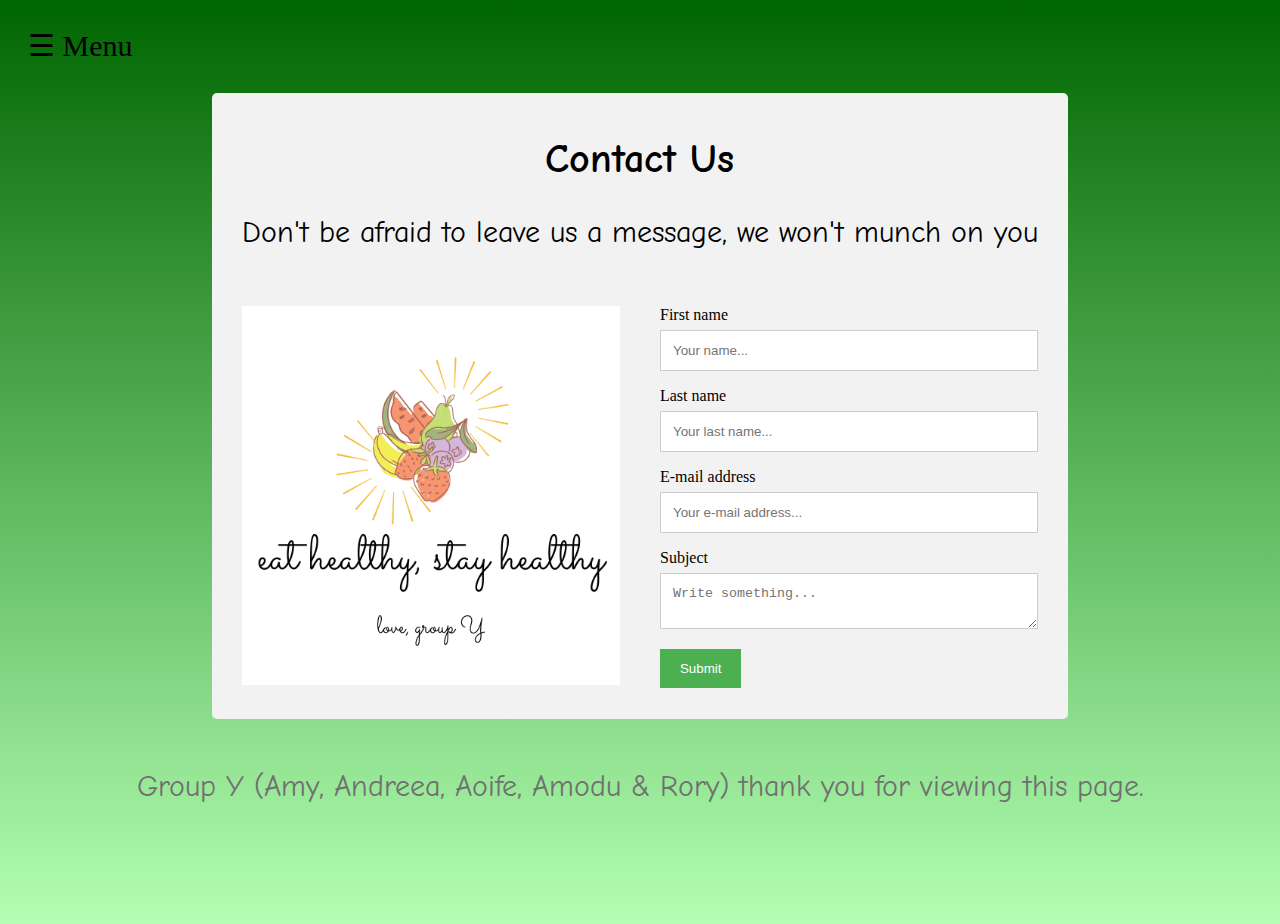
<file: contact.html>
<!DOCTYPE html>
<html>
    <head>
        <title>Healthy munch-contact</title>
        <link rel="stylesheet" type="text/css" href="style.css">
        <link href="https://fonts.googleapis.com/css?family=Comic+Neue&display=swap" rel="stylesheet">
    </head>

    <body>  
        <div id="mySidenav" class="sidenav">
            <a href="javascript:void(0)" class="closebtn" onclick="closeNav()">&times;</a>
            <a href="index.html">Home</a>
            <a href="looks.html">How our app looks</a>
            <a href="poster.html">Our poster</a>
            <a href="nutri-score.html">Nutri-score</a>
        </div>

        <div id="main">
            <span style="font-size:30px;cursor:pointer" onclick="openNav()">&#9776; Menu</span>
        <p></p>
        <div class="container">
            <div style="text-align:center">
            <h2>Contact Us</h2>
            <p>Don't be afraid to leave us a message, we won't munch on you</p>
            </div>
            <div class="row">
                <div class="column">
                    <img src="images/contact.png" style="width: 100%">
                </div>
            <div class="column">
                <form action="/action_page.php">
                    <label for="fname">First name</label>
                    <input type="text" id="fname" name="firstname" placeholder="Your name...">
                    <label for="lname">Last name</label>
                    <input type="text" id="lname" name="lastname" placeholder="Your last name...">
                    <label for="email">E-mail address</label>
                    <input type="text" id="email" name="emailaddress" placeholder="Your e-mail address...">
                    <label for="subject">Subject</label>
                    <textarea id="subject" name="subject" placeholder="Write something..."></textarea>
                    <input type="submit" value="Submit">
                </form>
            </div>
            </div>
        </div>
        <footer>
            <p>Group Y (Amy, Andreea, Aoife, Amodu & Rory) thank you for viewing this page.</p>
        </footer>
        </div>

        <script>
        function openNav() {
            document.getElementById("mySidenav").style.width = "250px";
            document.getElementById("main").style.marginLeft = "250px";
        }
  
        function closeNav() {
            document.getElementById("mySidenav").style.width = "0";
            document.getElementById("main").style.marginLeft= "0";
        }
        </script>
    </body>
</html>
</file>
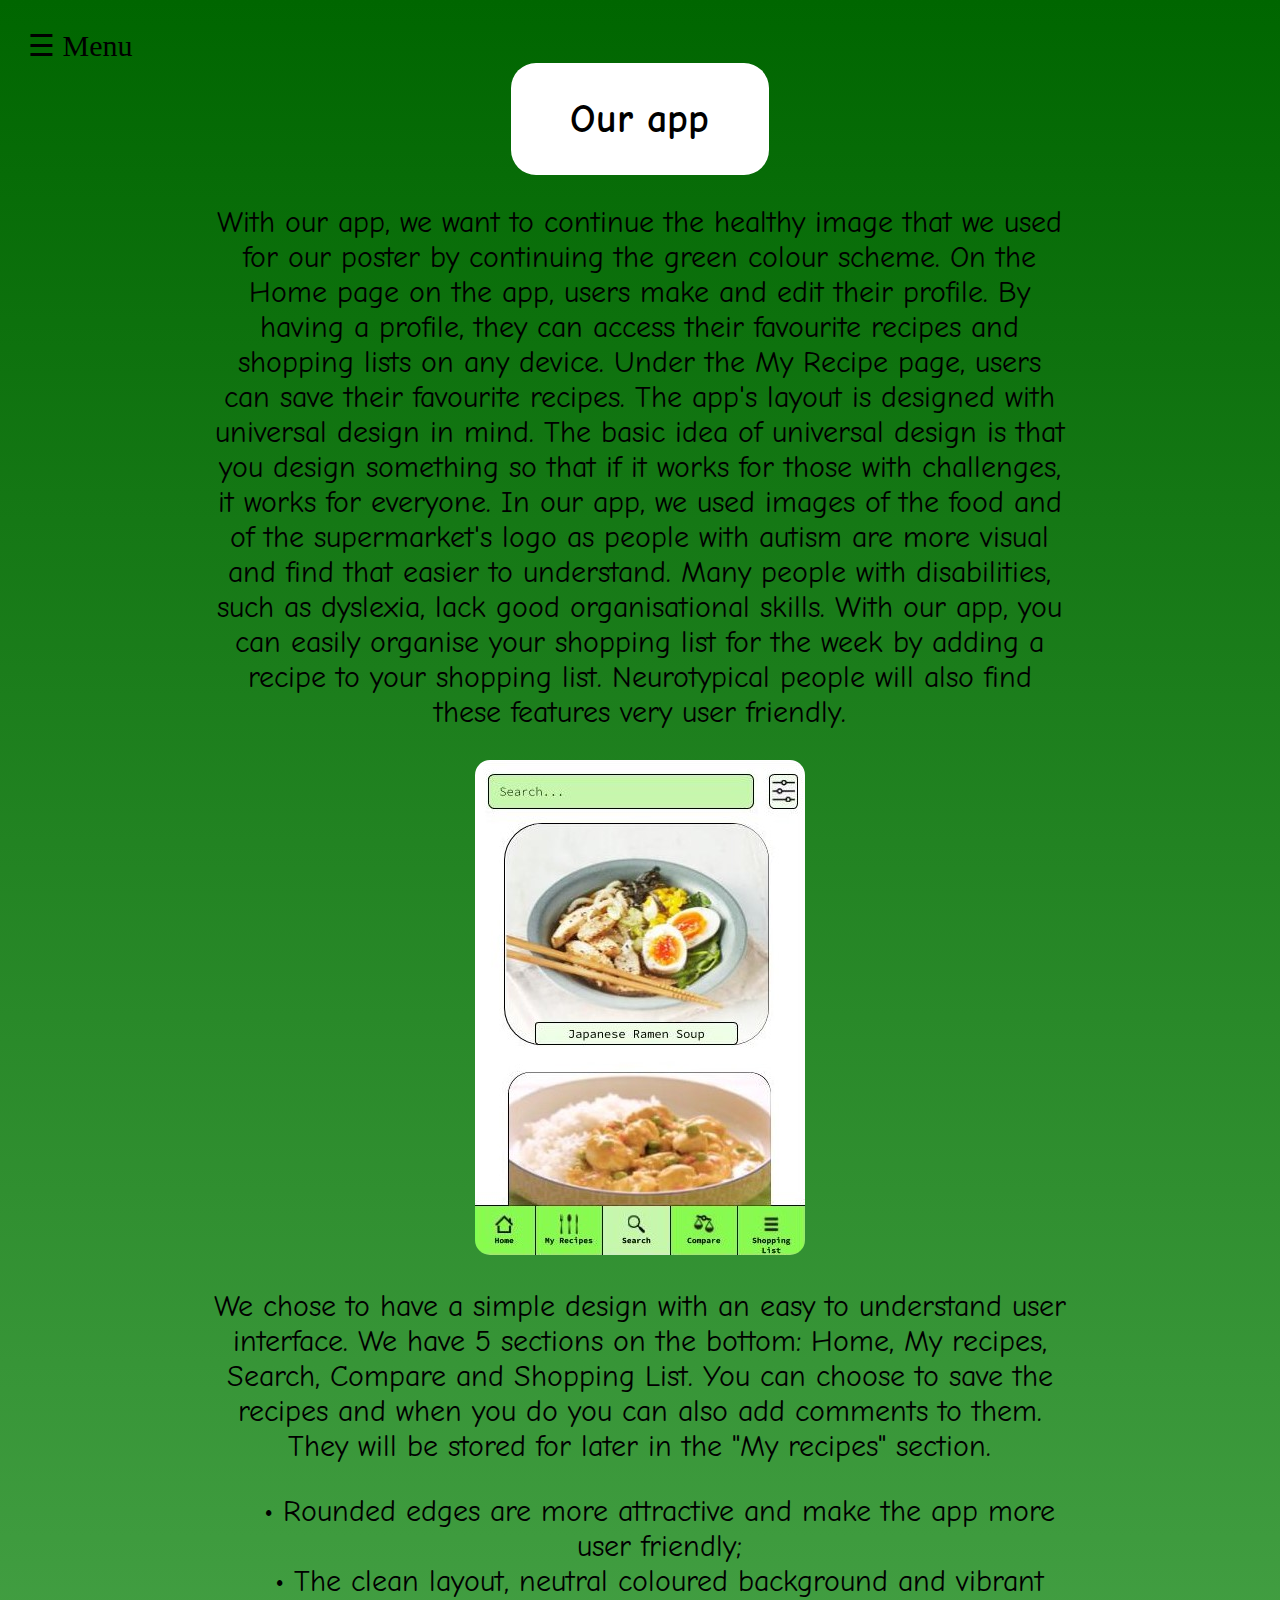
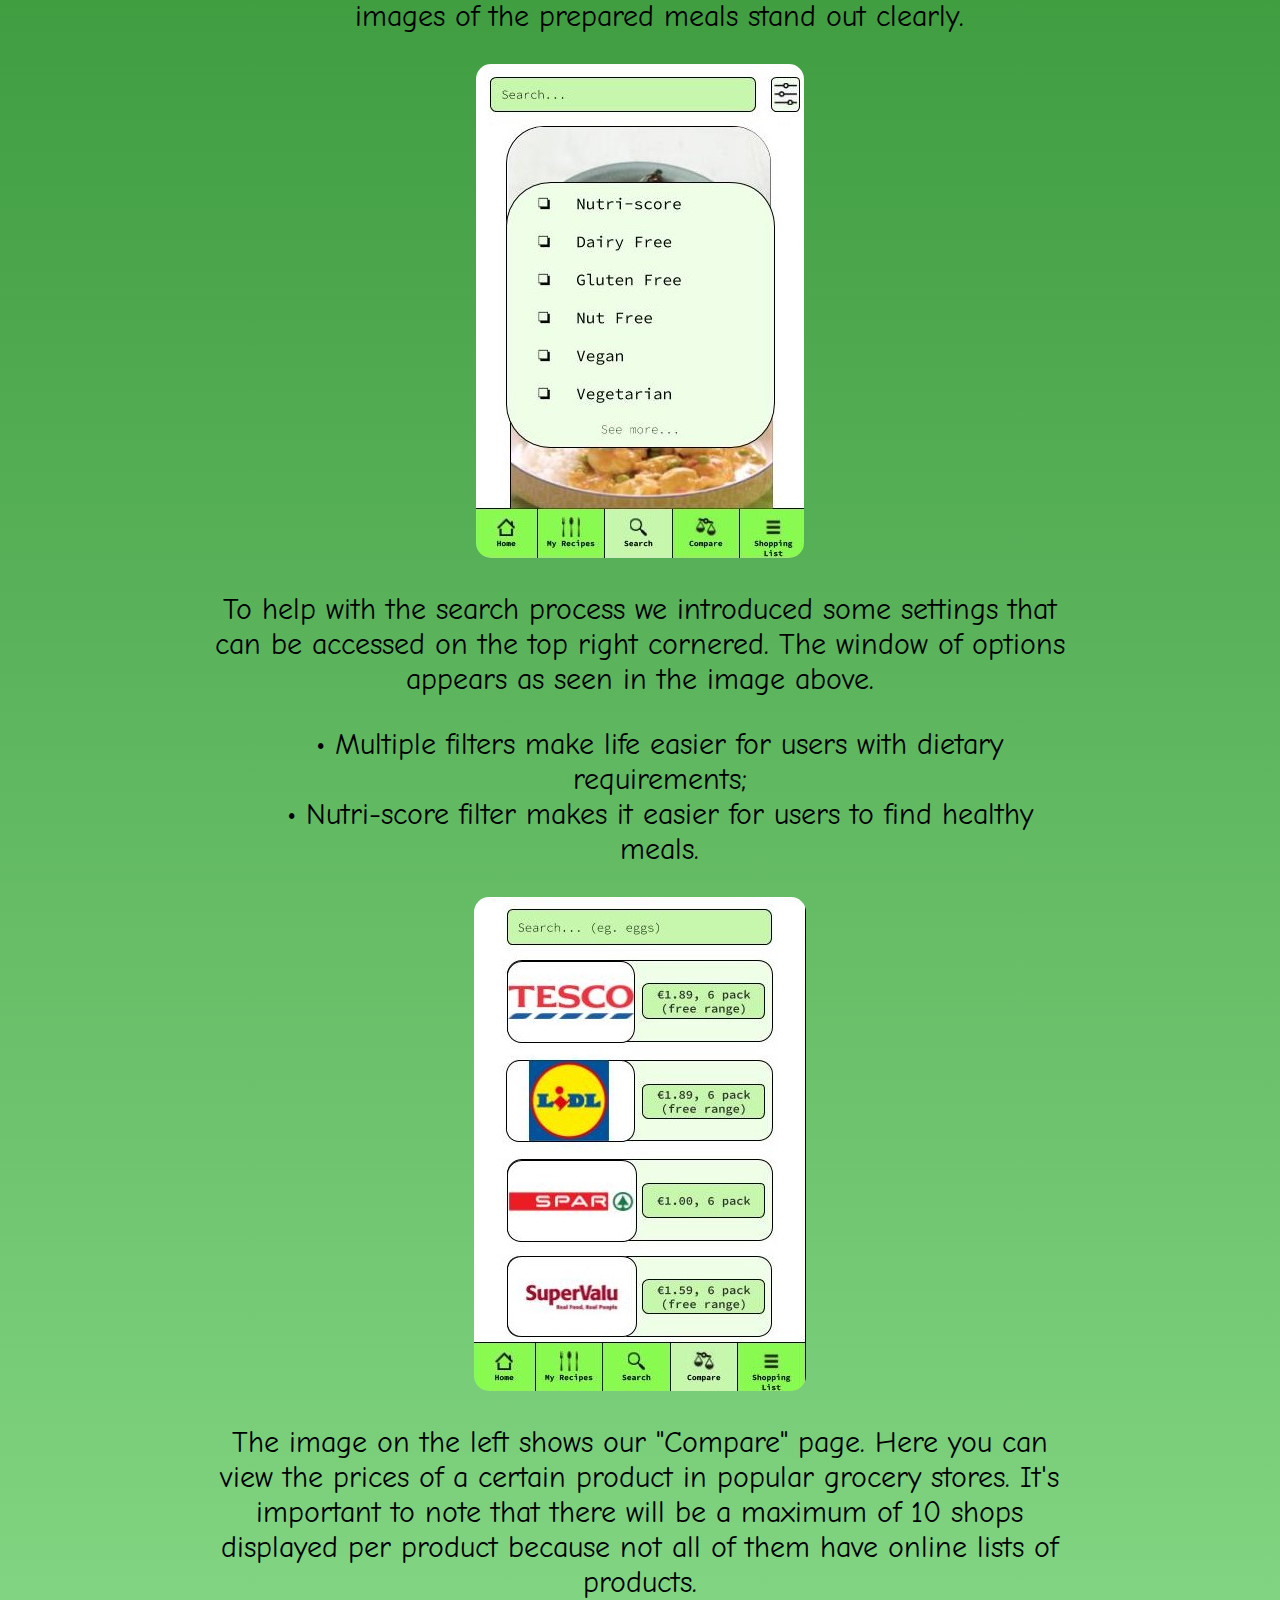
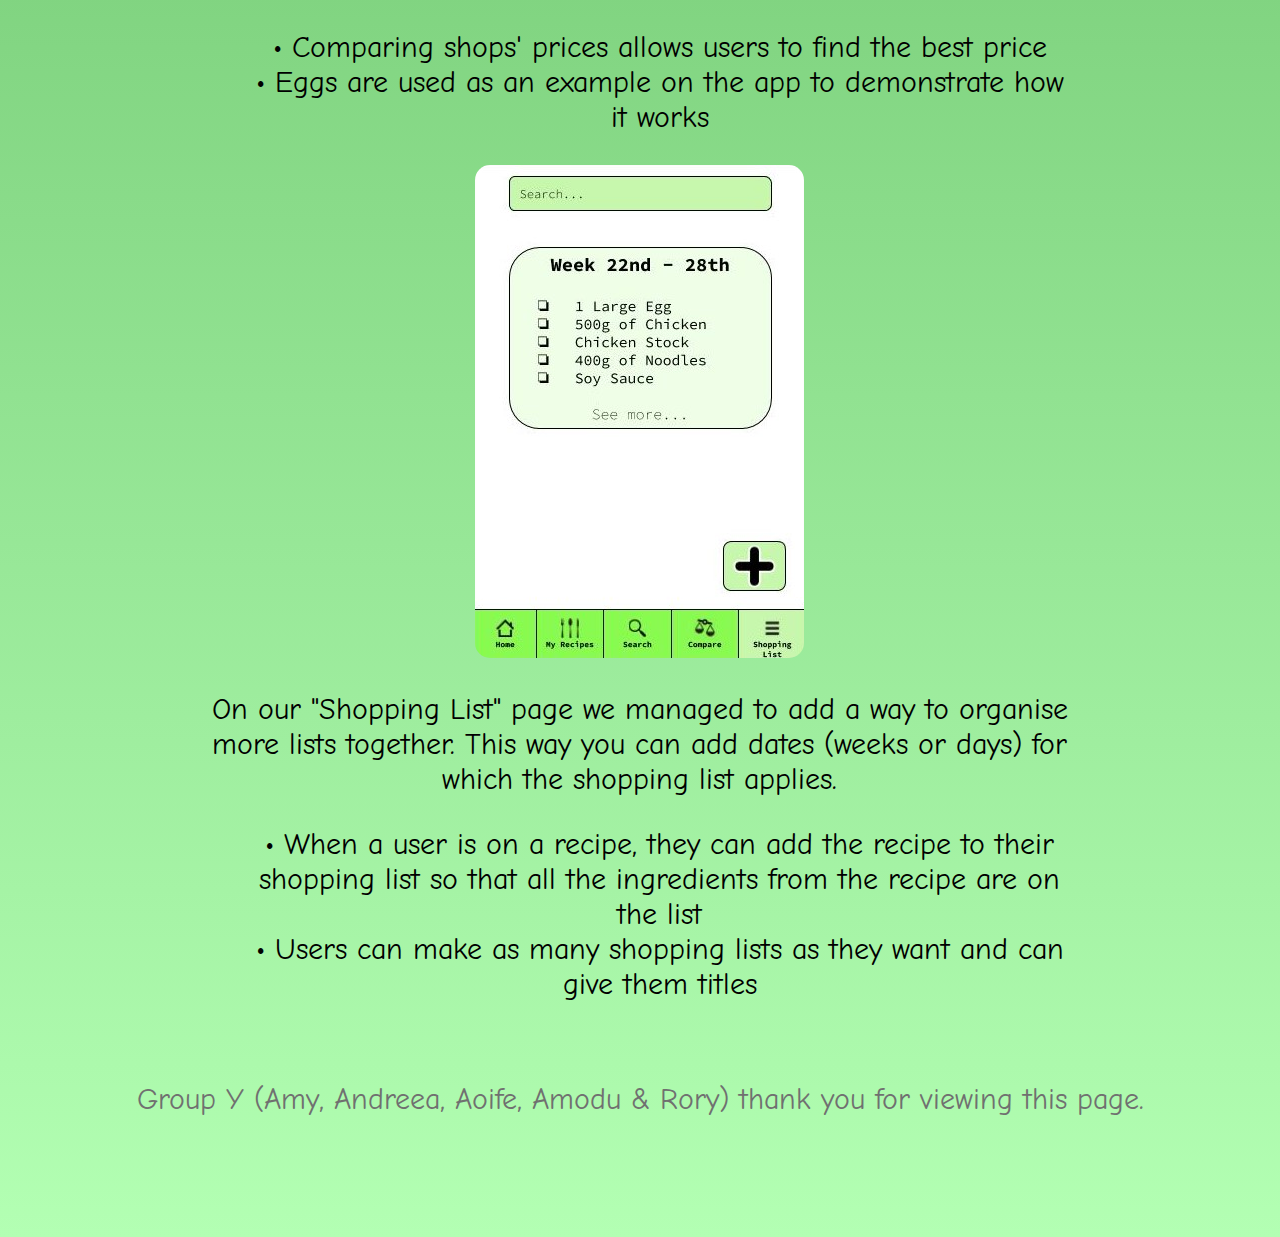
<file: looks.html>
<!DOCTYPE html>
<html>
    <head>
        <title>Healthy munch-app</title>
        <link rel="stylesheet" type="text/css" href="style.css">
        <link href="https://fonts.googleapis.com/css?family=Comic+Neue&display=swap" rel="stylesheet">
    </head>

    <body>  
        <div id="mySidenav" class="sidenav">
            <a href="javascript:void(0)" class="closebtn" onclick="closeNav()">&times;</a>
            <a href="index.html">Home</a>
            <a href="poster.html">Our poster</a>
            <a href="nutri-score.html">Nutri-score</a>
            <a href="contact.html">Contact</a>
        </div>
  
        <div id="main">
            <span style="font-size:30px;cursor:pointer" onclick="openNav()">&#9776; Menu</span>

            <div class="home">

                <div class="title">
                    <h2>Our app</h2>
                </div>
            <p>With our app, we want to continue the healthy image that we used for our poster by continuing the green colour scheme. On the Home page on the app, users make and edit their profile. By having a 
                profile, they can access their favourite recipes and shopping lists on any device. Under the My Recipe page, users can save their favourite recipes. The app's layout is designed with universal design
                 in mind. The basic idea of universal design is that you design something so that if it works for those with challenges, it works for everyone. In our app, we used images of the food and of the
                  supermarket's logo as people with autism are more visual and find that easier to understand. Many people with disabilities, such as dyslexia, lack good organisational skills. With our app, you can 
                  easily organise your shopping list for the week by adding a recipe to your shopping list. Neurotypical people will also find these features very user friendly.</p>
            
            <img src="images/dime_app.jpg" id="look_images">
            <p>We chose to have a simple design with an easy to understand user interface. We have 5 sections on the bottom: Home, My recipes, Search, Compare and Shopping List. 
                You can choose to save the recipes and when you do you can also add comments to them. They will be stored for later in the "My recipes" section.</p>
            <ul style="list-style-type: none;">
                <li>&#8226; Rounded edges are more attractive and make the app more user friendly;</li>
                <li>&#8226; The clean layout, neutral coloured background and vibrant images of the prepared meals stand out clearly.</li>
            </ul>
            
            <img src="images/dime_app (1).jpg" id="look_images">
           <p>To help with the search process we introduced some settings that can be accessed on the top right cornered. The window of options appears as seen in the image 
              above.</p>
            <ul style="list-style-type: none;">
                <li>&#8226; Multiple filters make life easier for users with dietary requirements;</li>
                <li>&#8226; Nutri-score filter makes it easier for users to find healthy meals.</li>
            </ul>

            <img src="images/dime_app (2).jpg" id="look_images">
            <p>The image on the left shows our "Compare" page. Here you can view the prices of a certain product in popular grocery stores. It's important to note that there will 
               be a maximum of 10 shops displayed per product because not all of them have online lists of products.</p>
            <ul style="list-style-type: none;">
                <li>&#8226; Comparing shops' prices allows users to find the best price</li>
                <li>&#8226; Eggs are used as an example on the app to demonstrate how it works</li>
            </ul>

            <img src="images/dime_app (3).jpg" id="look_images">
            <p>On our "Shopping List" page we managed to add a way to organise more lists together. This way you can add dates (weeks or days) for which the
                shopping list applies.</p>
            <ul style="list-style-type: none;">
                <li>&#8226; When a user is on a recipe, they can add the recipe to their shopping list so that all the ingredients from the recipe are on the list</li>
                <li>&#8226; Users can make as many shopping lists as they want and can give them titles</li>
            </ul>
            </div>

            <footer>
                <p>Group Y (Amy, Andreea, Aoife, Amodu & Rory) thank you for viewing this page.</p>
            </footer>
        </div>
  
        <script>
        function openNav() {
            document.getElementById("mySidenav").style.width = "250px";
            document.getElementById("main").style.marginLeft = "250px";
        }
  
        function closeNav() {
            document.getElementById("mySidenav").style.width = "0";
            document.getElementById("main").style.marginLeft= "0";
        }
        </script>
    </body>
</html>
</file>
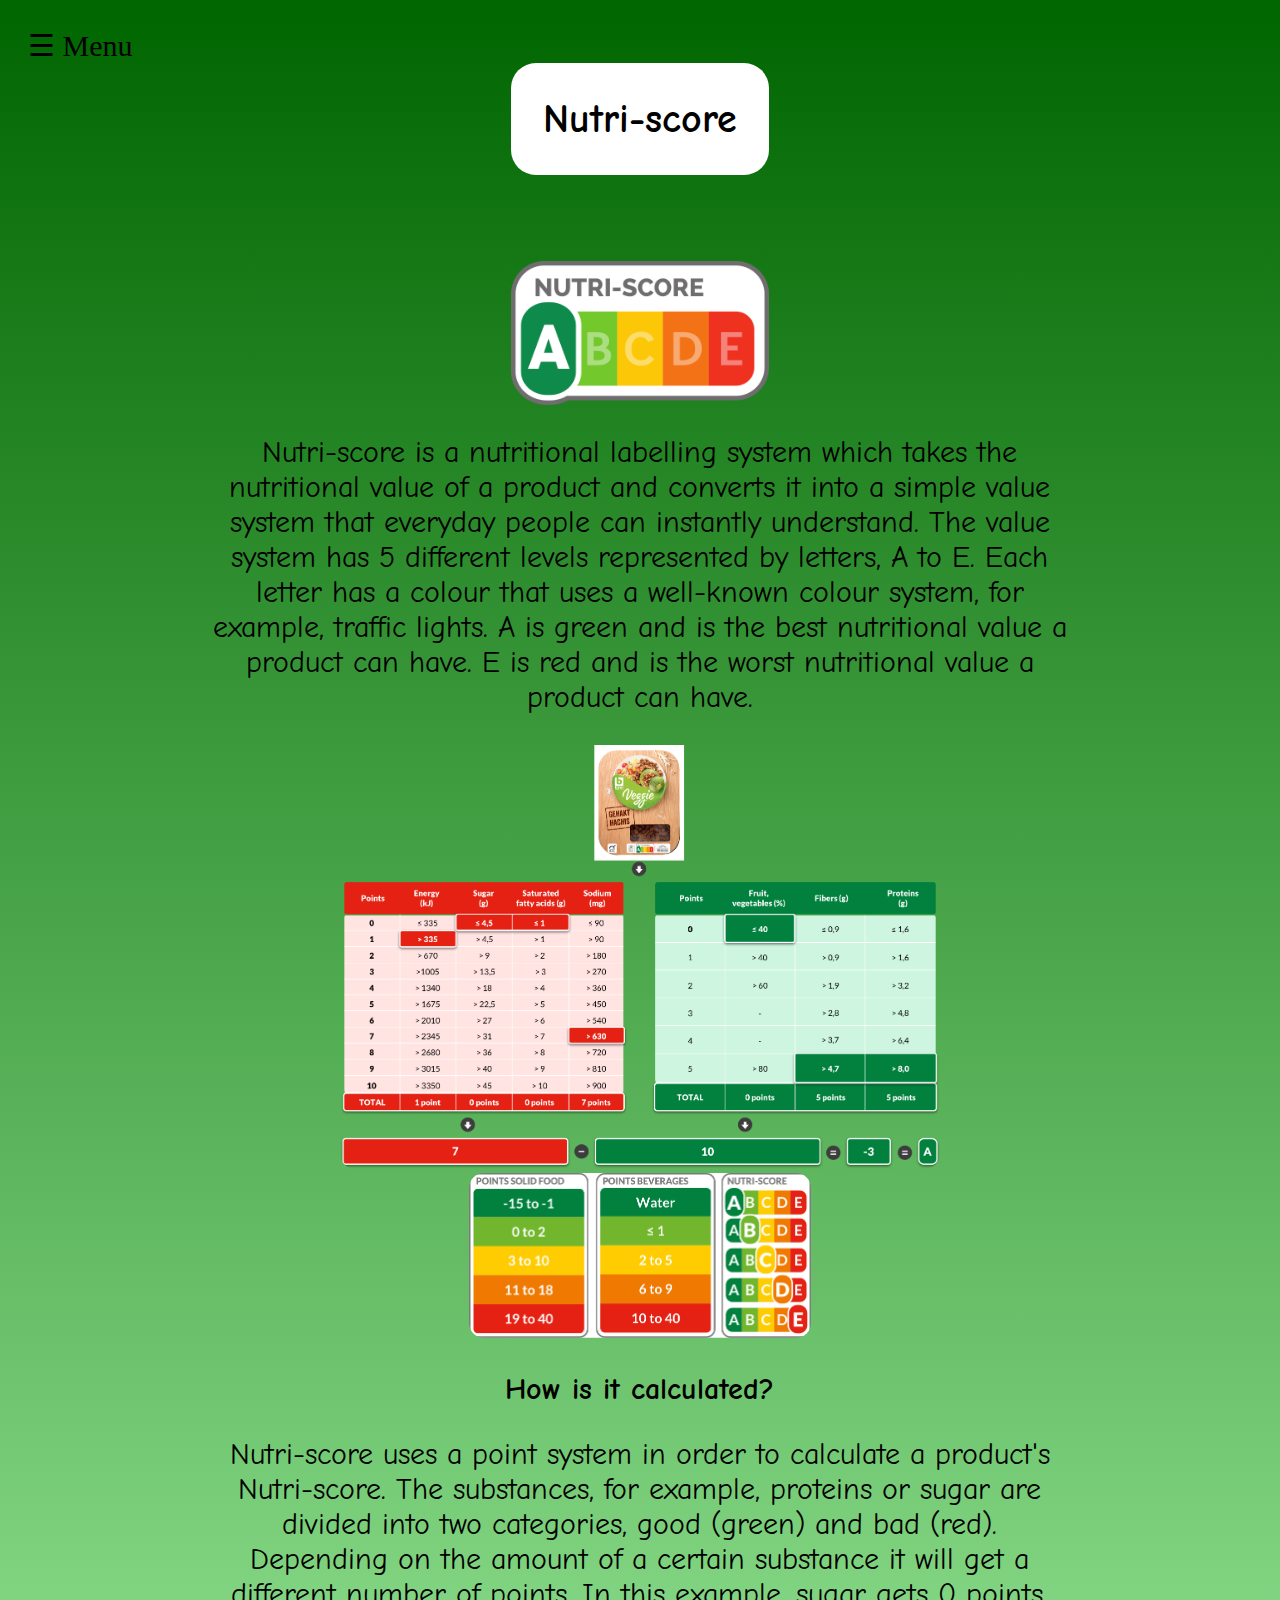
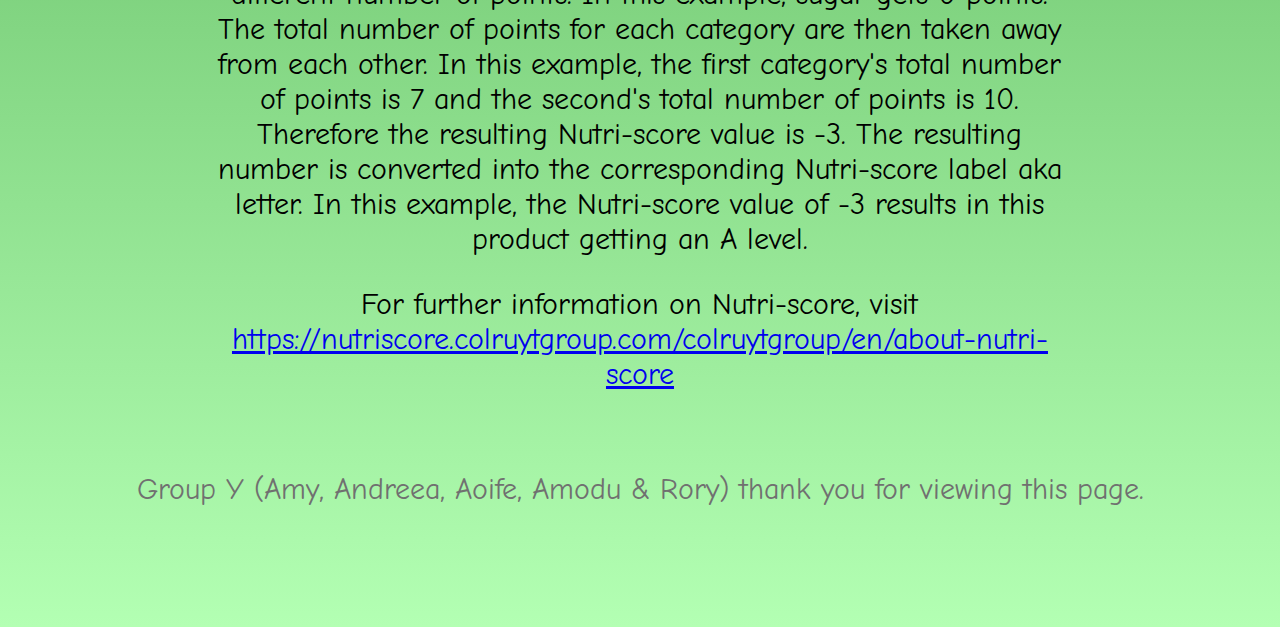
<file: nutri-score.html>
<!DOCTYPE html>
<html>
    <head>
        <title>Healthy munch-nutri</title>
        <link rel="stylesheet" type="text/css" href="style.css">
        <link href="https://fonts.googleapis.com/css?family=Comic+Neue&display=swap" rel="stylesheet">
    </head>

    <body>  
        <div id="mySidenav" class="sidenav">
            <a href="javascript:void(0)" class="closebtn" onclick="closeNav()">&times;</a>
            <a href="index.html">Home</a>
            <a href="looks.html">How our app looks</a>
            <a href="poster.html">Our poster</a>
            <a href="contact.html">Contact</a>
        </div>

        <div id="main">
            <span style="font-size:30px;cursor:pointer" onclick="openNav()">&#9776; Menu</span><br>

            <div class="home">
                <div class="title">
                    <h2>Nutri-score</h2>
                </div>
            <img src="images/nutri1.png" id="score" style="width: 30%;">
            <p>Nutri-score is a nutritional labelling system which takes the nutritional value of a product and converts it into a simple value system that everyday people can 
                instantly understand. The value system has 5 different levels represented by letters, A to E. Each letter has a colour that uses a well-known colour system, for example, traffic 
                lights. A is green and is the best nutritional value a product can have. E is red and is the worst nutritional value a product can have.</p>
    
            <img src="images/nutri2.png" id="look_images" style="max-width: 70%;">
            <img src="images/nutri3.png" id="look_images" style="max-width: 40%;">
  
            <p><b>How is it calculated?</b></p>
            <p>Nutri-score uses a point system in order to calculate a product's Nutri-score. The substances, for example, proteins or sugar are 
                divided into two categories, good (green) and bad (red). Depending on the amount of a certain substance it will get a different number of points. In this example, sugar gets 0 points. 
                The total number of points for each category are then taken away from each other. In this example, the first category's total number of points is 7 and the second's total number of 
                points is 10. Therefore the resulting Nutri-score value is -3. The resulting number is converted into the corresponding Nutri-score label aka letter. In this example, the Nutri-score 
                value of -3 results in this product getting an A level.</p>

            <p>For further information on Nutri-score, visit <a href="https://nutriscore.colruytgroup.com/colruytgroup/en/about-nutri-score" target="_blank">https://nutriscore.colruytgroup.com/colruytgroup/en/about-nutri-score</a></p>
            </div>

            <footer>
                <p>Group Y (Amy, Andreea, Aoife, Amodu & Rory) thank you for viewing this page.</p>
            </footer>
        </div>
  
        <script>
        function openNav() {
            document.getElementById("mySidenav").style.width = "250px";
            document.getElementById("main").style.marginLeft = "250px";
        }
  
        function closeNav() {
            document.getElementById("mySidenav").style.width = "0";
            document.getElementById("main").style.marginLeft= "0";
        }
        </script>
    </body>
</html>
</file>
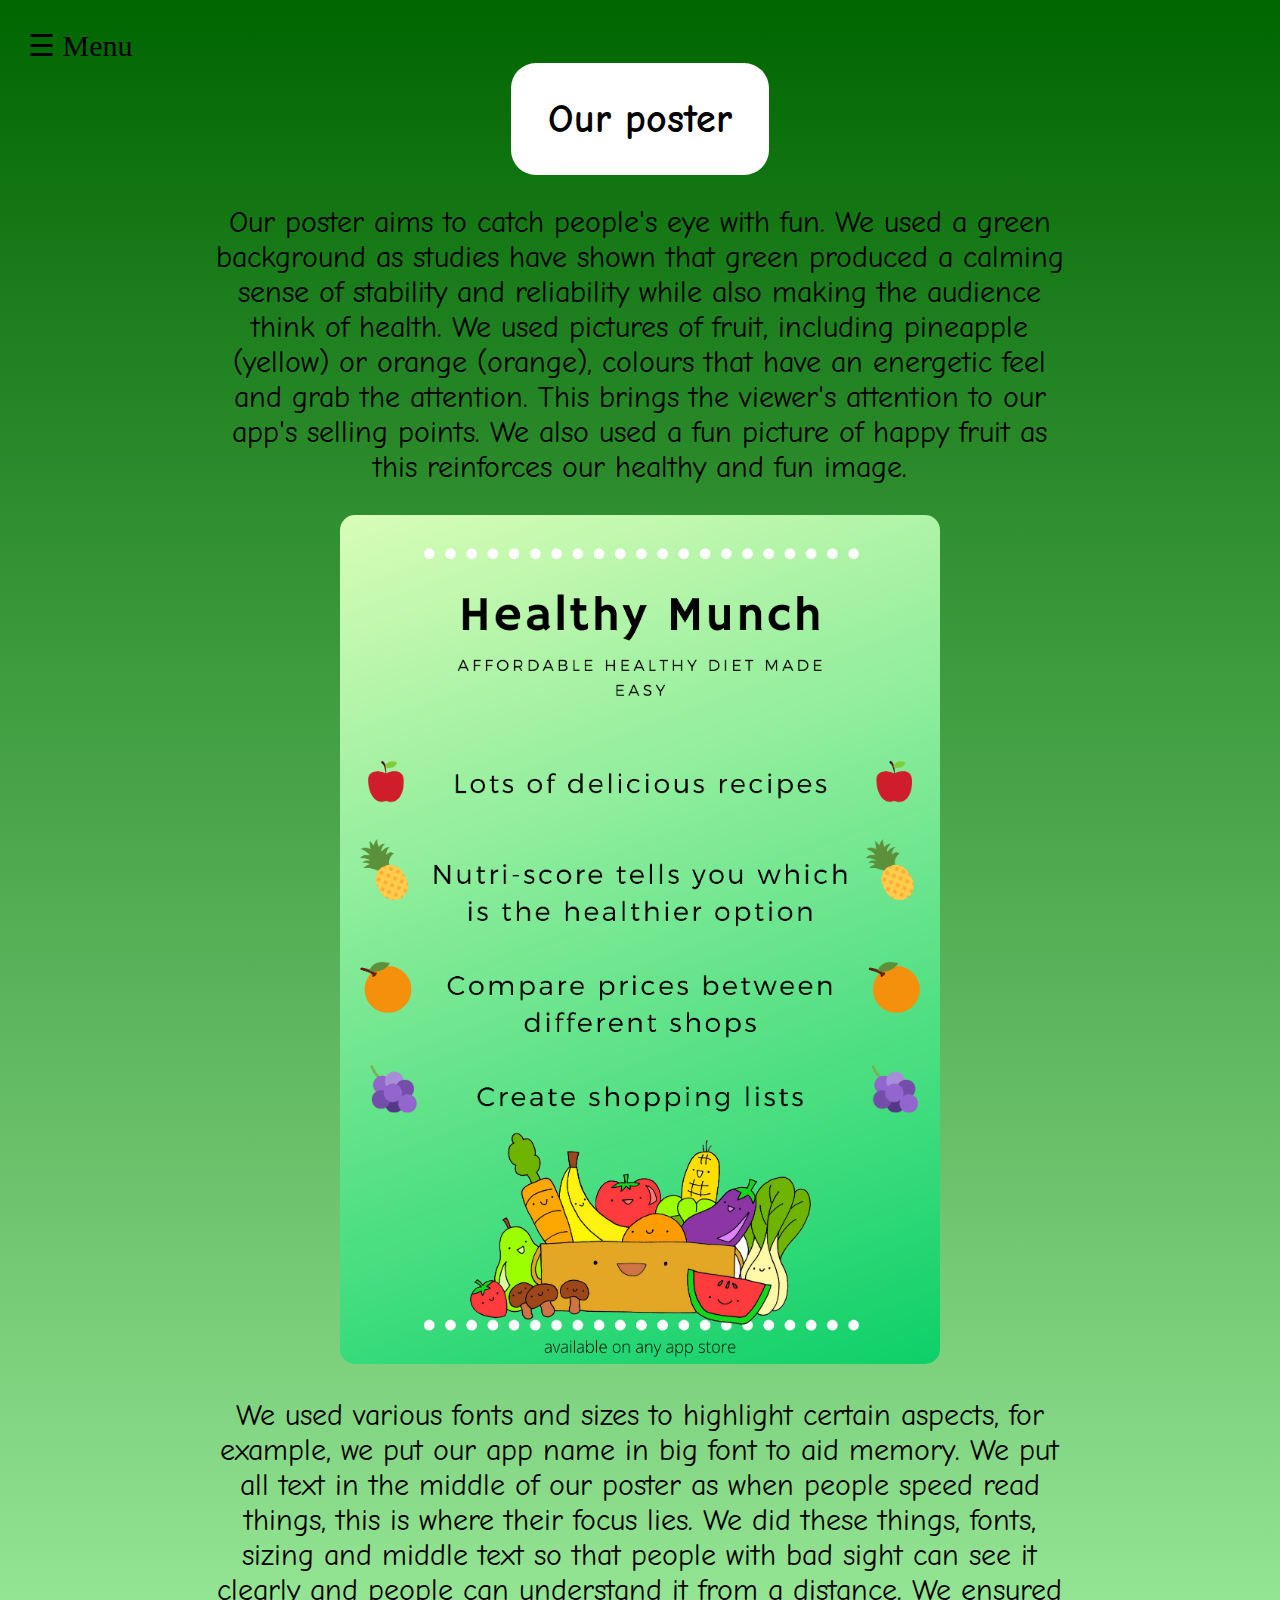
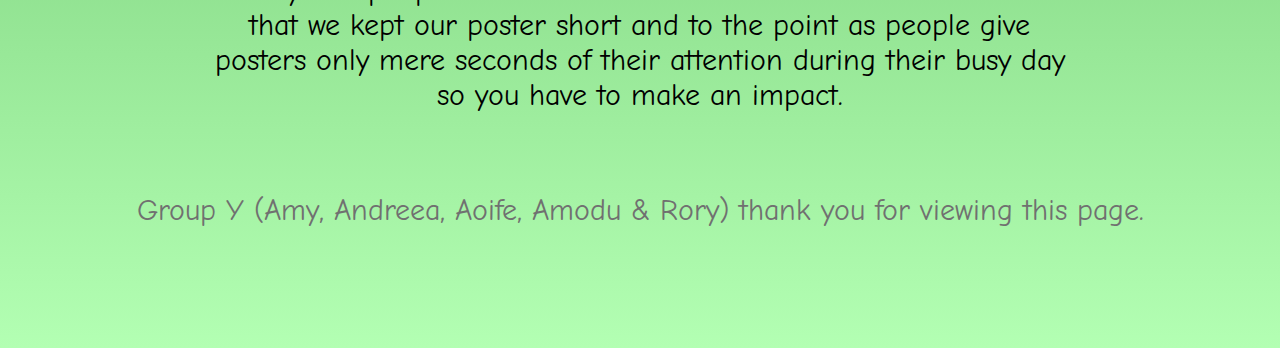
<file: poster.html>
<!DOCTYPE html>
<html>
    <head>
        <title>Healthy munch-poster</title>
        <link rel="stylesheet" type="text/css" href="style.css">
        <link href="https://fonts.googleapis.com/css?family=Comic+Neue&display=swap" rel="stylesheet">
    </head>

    <body>  
        <div id="mySidenav" class="sidenav">
            <a href="javascript:void(0)" class="closebtn" onclick="closeNav()">&times;</a>
            <a href="index.html">Home</a>
            <a href="looks.html">How our app looks</a>
            <a href="nutri-score.html">Nutri-score</a>
            <a href="contact.html">Contact</a>
        </div>
        
        <div id="main">
            <span style="font-size:30px;cursor:pointer" onclick="openNav()">&#9776; Menu</span>

            <div class="home">
            
            <div class="title">
                <h2>Our poster</h2>
            </div>
                <p>Our poster aims to catch people's eye with fun. We used a green background as studies have shown that green produced a calming sense of stability and 
                    reliability while also making the audience think of health. We used pictures of fruit, including pineapple (yellow) or orange (orange), colours that have an energetic feel 
                    and grab the attention. This brings the viewer's attention to our app's selling points. We also used a fun picture of happy fruit as this reinforces our healthy and fun image. 
                </p>
                <img src="images/poster.png" id="look_images" style="max-width: 70%;">
                <p>We used various fonts and sizes to highlight certain aspects, for example, we put our app name in big font to aid memory. We put all text in the middle of our poster as when people 
                    speed read things, this is where their focus lies. We did these things, fonts, sizing and middle text so that people with bad sight can see it clearly and people can understand it 
                    from a distance. We ensured that we kept our poster short and to the point as people give posters only mere seconds of their attention during their busy day so you have to make an 
                    impact.</p>
            </div>
        
            <footer>
                <p>Group Y (Amy, Andreea, Aoife, Amodu & Rory) thank you for viewing this page.</p>
            </footer>
        </div>
  
        <script>
        function openNav() {
            document.getElementById("mySidenav").style.width = "250px";
            document.getElementById("main").style.marginLeft = "250px";
        }
  
        function closeNav() {
            document.getElementById("mySidenav").style.width = "0";
            document.getElementById("main").style.marginLeft= "0";
        }
        </script>
    </body>
</html>
</file>
<file: style.css>
body {
    height: 100%;
    background: linear-gradient(#006600, #b3ffb3);
    margin-bottom: 50px;
}

* {
    box-sizing: border-box;
}

input[type=text], textarea{
    width: 100%;
    padding: 12px;
    border: 1px solid #ccc;
    margin-top: 6px;
    margin-bottom: 16px;
    resize: vertical;
}

input[type=submit] {
    background-color: #4CAF50;
    color: white;
    padding: 12px 20px;
    border: none;
    cursor: pointer;
}

input[type=submit]:hover {
    background-color: #45a049;
}

.title {
  background-color: hsl(0, 0%, 100%);
  border-radius: 25px;
  margin: 0 auto;
  display: flex;
  justify-content: center;
  width: 30%;
}

.title_index {
  background-color: hsl(0, 0%, 100%);
  border-radius: 25px;
  margin: 0 auto;
  justify-content: center;
  width: 40%;
}


.container {
    border-radius: 5px;
    background-color: #f2f2f2;
    padding: 10px;
    width: 70%;
    margin: auto;
}

.image_container {
  padding: 10px;
  width: 70%;
  margin: auto;
}

#look_images {
  border-radius: 15px;
  max-width: 100%;
  max-height: 100%;
}

#score {
  max-height: 100%;
  max-width: 100%;
  vertical-align: bottom;
  margin: auto;
  padding-top: 10%;
}

#store {
  width: 60%;
  height: 30%;
}

p, ul {
  font-family: 'Comic Neue', cursive;
  font-size: 30px;
}

h2 {
  font-family: 'Comic Neue', cursive;
  font-size: 40px;
}

h3 {
  font-family: 'Comic Neue', cursive;
  font-size: 35px;
}

.home {
  text-align: center;
  width: 70%;
  margin: auto;
}

footer {
  left: 0;
  bottom: 0;
  width: 100%;
  text-align: center;
  color: rgb(112, 112, 112);
  padding: 20px;
}

.column {
    float: left;
    width: 50%;
    margin-top: 6px;
    padding: 20px;
}

.row:after {
    content: "";
    display: table;
    clear: both;
}

@media screen and (max-width: 600px) {
    .column, input[type=submit] {
        width: 100%;
        margin-top: 0;
    }
}

/* The side navigation menu */
.sidenav {
    height: 100%; /* 100% Full-height */
    width: 0; /* 0 width - change this with JavaScript */
    position: fixed; /* Stay in place */
    z-index: 1; /* Stay on top */
    top: 0;
    left: 0;
    background-color: #111; /* Black*/
    overflow-x: hidden; /* Disable horizontal scroll */
    padding-top: 60px; /* Place content 60px from the top */
    transition: 0.5s; /* 0.5 second transition effect to slide in the sidenav */
  }
  
  /* The navigation menu links */
  .sidenav a {
    padding: 8px 8px 8px 32px;
    text-decoration: none;
    font-size: 25px;
    color: #818181;
    display: block;
    transition: 0.3s;
  }
  
  /* When you mouse over the navigation links, change their color */
  .sidenav a:hover {
    color: #f1f1f1;
  }
  
  /* Position and style the close button (top right corner) */
  .sidenav .closebtn {
    position: absolute;
    top: 0;
    right: 25px;
    font-size: 36px;
    margin-left: 50px;
  }
  
  /* Style page content - use this if you want to push the page content to the right when you open the side navigation */
  #main {
    transition: margin-left .5s;
    padding: 20px;
  }
  
  /* On smaller screens, where height is less than 450px, change the style of the sidenav (less padding and a smaller font size) */
  @media screen and (max-height: 450px) {
    .sidenav {padding-top: 15px;}
    .sidenav a {font-size: 18px;}
  }
</file>
